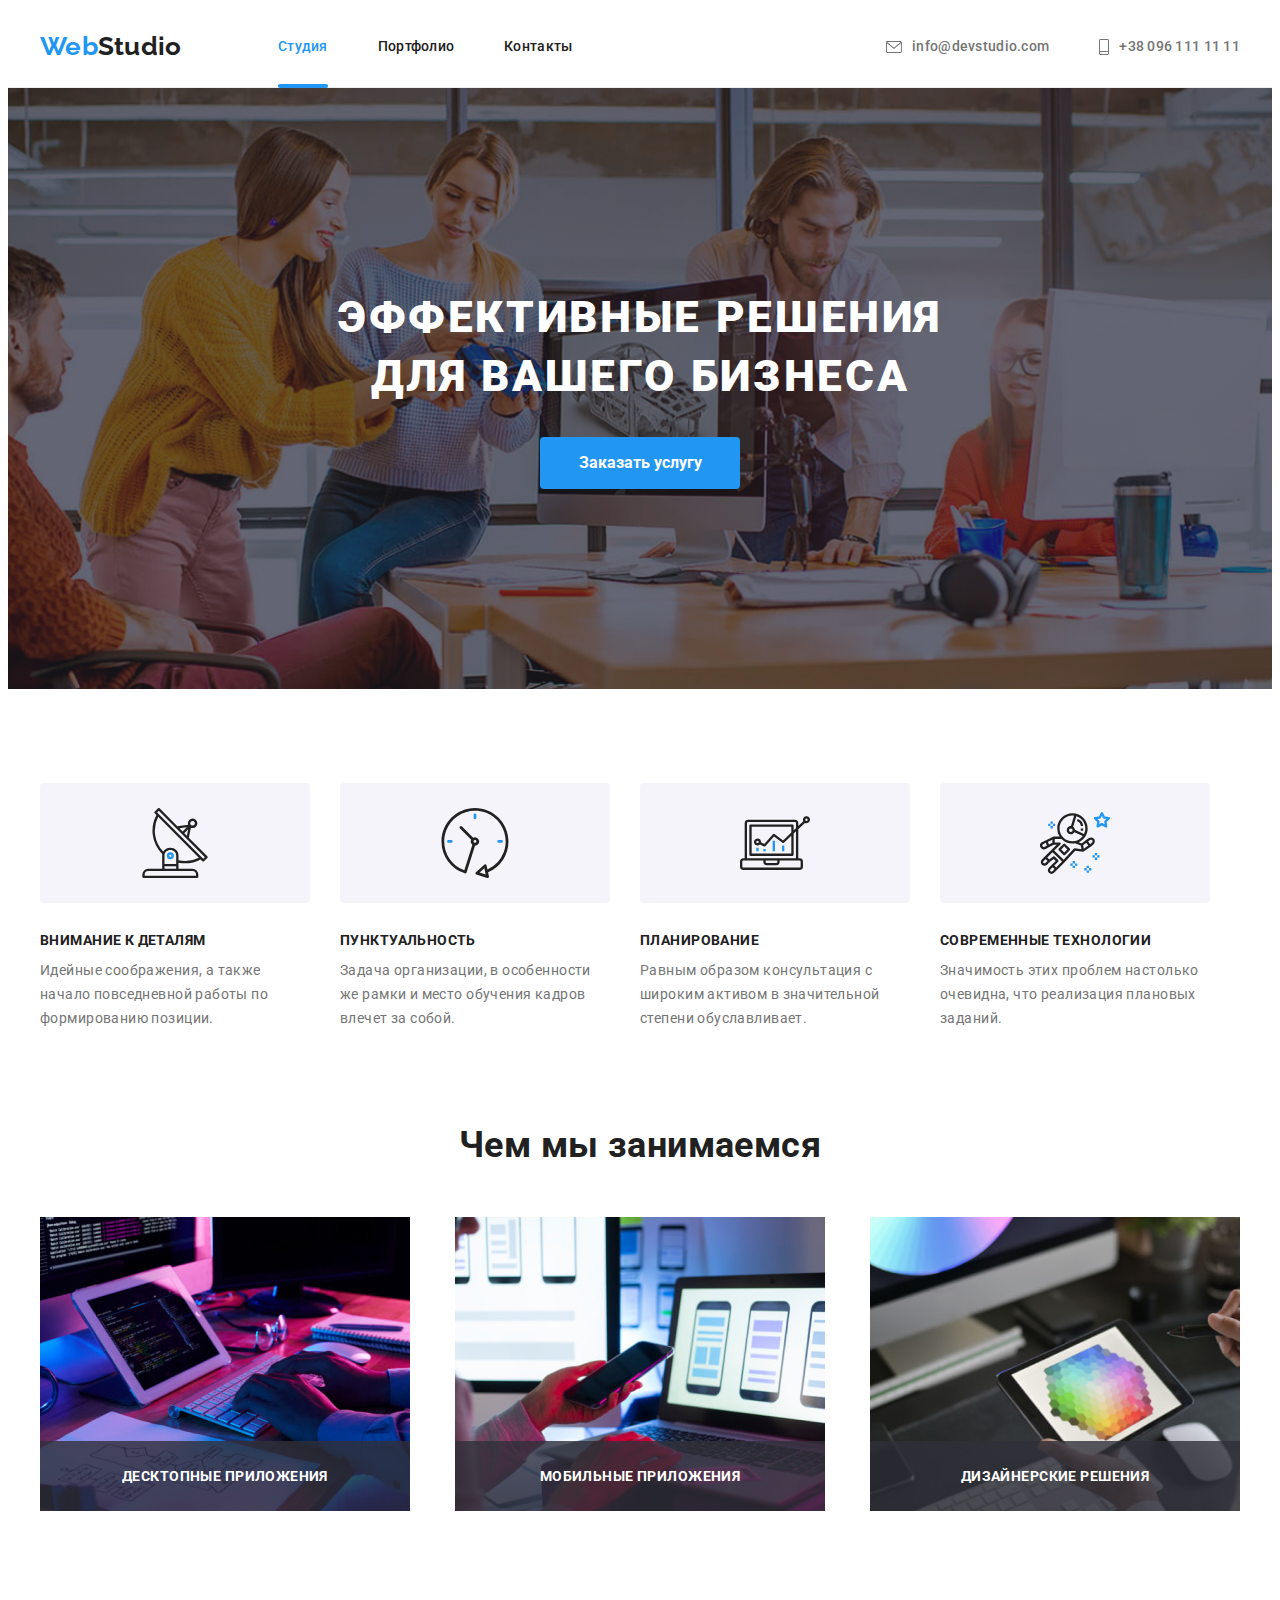
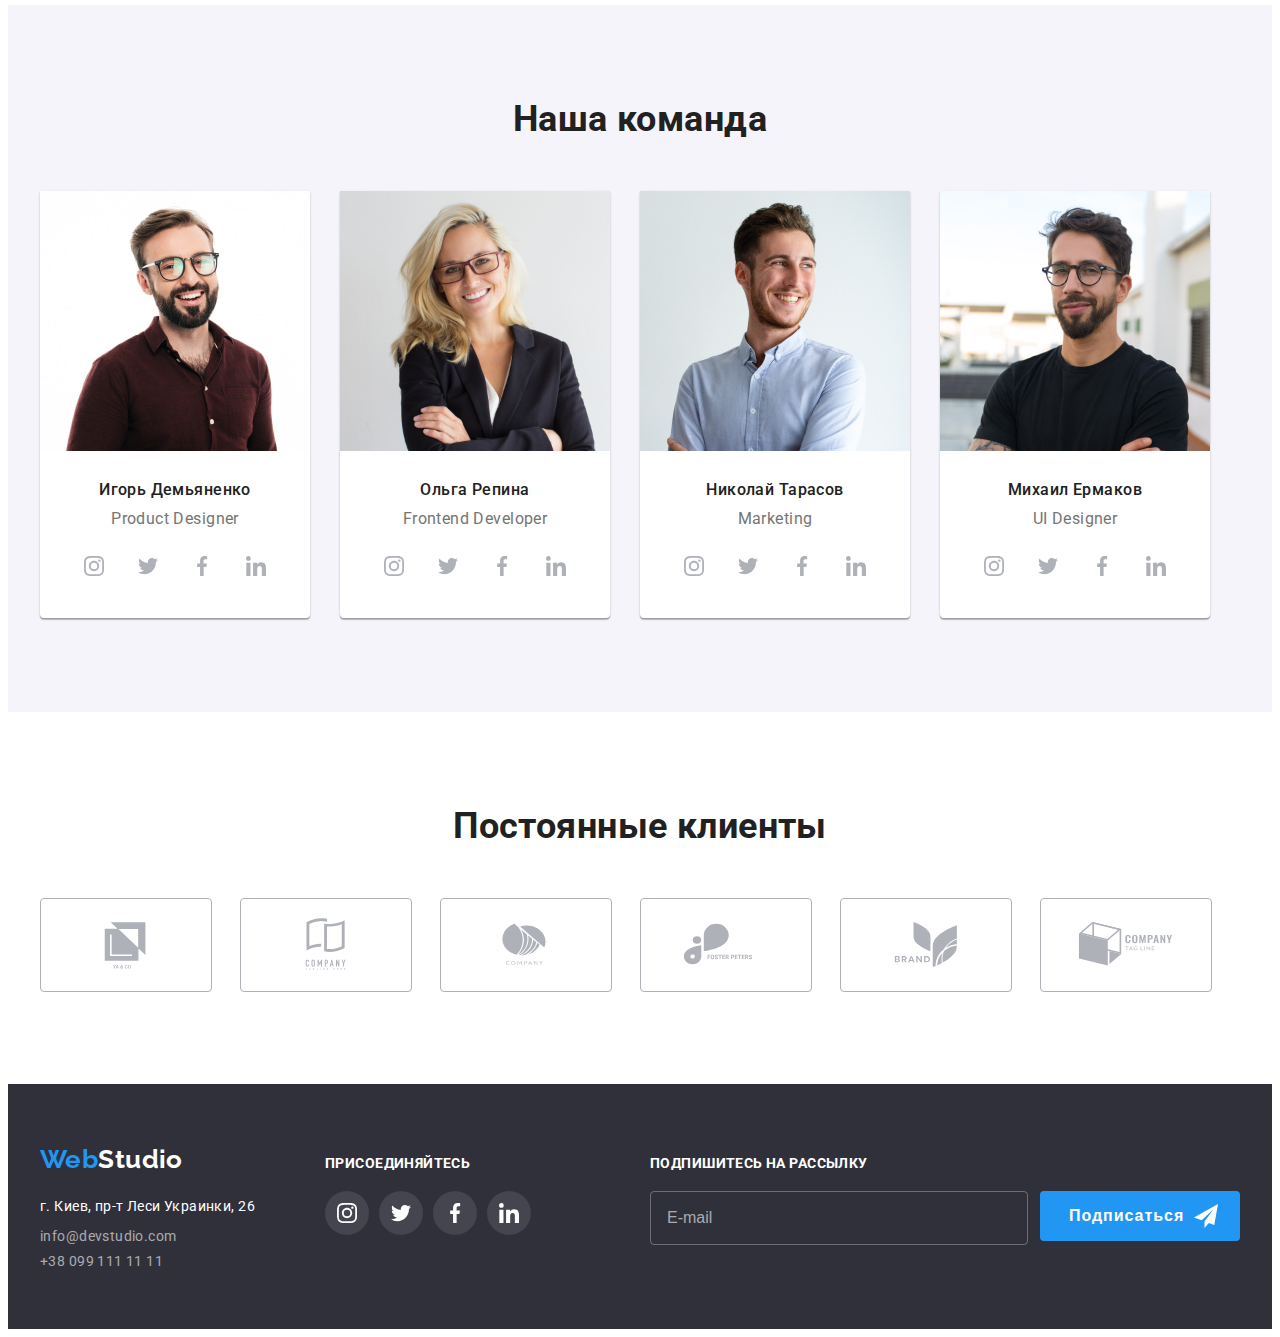
<file: index.html>
<!DOCTYPE html>
<html lang="ru">
<head>
    <meta charset="UTF-8">
    <meta http-equiv="X-UA-Compatible" content="IE=edge">
    <meta name="viewport" content="width=device-width, initial-scale=1.0">
    <title>Stydio</title>
    <link rel="preconnect" href="https://fonts.googleapis.com">
    <link rel="preconnect" href="https://fonts.gstatic.com" crossorigin>
    <link href="https://fonts.googleapis.com/css2?family=Raleway:wght@700&family=Roboto:wght@400;500;700;900&display=swap"
        rel="stylesheet">
        <link rel="stylesheet" href="https://cdnjs.cloudflare.com/ajax/libs/modern-normalize/1.1.0/modern-normalize.min.css" integrity="sha512-wpPYUAdjBVSE4KJnH1VR1HeZfpl1ub8YT/NKx4PuQ5NmX2tKuGu6U/JRp5y+Y8XG2tV+wKQpNHVUX03MfMFn9Q==" crossorigin="anonymous" referrerpolicy="no-referrer" />
    <link rel="stylesheet" href="./css/main.min.css">
</head>
<body>
    <!--шапка-->
    <header class="head">
        <div class="container head__container">
        <a  class="logo" href="./index.html">
            <span class="logo__first">Web</span>Studio
       </a>
        <nav class="navi">
            <ul class="navi__list">
                <li class="navi__links "><a href="./index.html" class="navi__link is-active">Студия</a></li>
                <li class="navi__links"><a href="./portfolio.html" class="navi__link">Портфолио</a></li>  
                <li class="navi__links"><a href="" class="navi__link">Контакты</a></li>
            </ul>
        </nav>
        
        <ul class="contact head__contact">
            <li class="contact__item">
                <a class="contact__link" href="mailto:info@devstudio.com" >
                <svg class="contact__icon-envelope" width="16" height="12">
                    <use href="./images/icons.svg#icon-envelope"></use>
                </svg>
                info@devstudio.com </a> 
            </li>
            <li class="contact__item">
                <a class="contact__link" href="tel:+380961111111" >
                    <svg class="contact__icon-envelope" width="10" height="16">
                        <use href="./images/icons.svg#icon-smartphone"></use>
                </svg>
                +38 096 111 11 11 </a>
            </li>
        </ul>
    
    </div>
    </header>
    <main class="main">

    <!--заказ услуги-->
    
    <section class="hero">
        <div class="container hero__container">
        <h1 class="hero__title">Эффективные решения для вашего бизнеса</h1>
        <button data-modal-open class="hero__button" type="button"> Заказать услугу </button>
        <div class="backdrop is-hidden" data-modal>
            <div class="modal">
              <p class="modal-title">Оставьте свои данные, мы вам перезвоним</p>
              <form class="modal-form">
                      <label class="form-field">
                          <span class="label-text">Имя</span>
                      <input 
                      type="text" 
                      class="form-input" 
                      name="enter-name"
                      autofocus>
                        <svg class="modal-icon" width="18" height="18">
                          <use href="./images/icons.svg#icon-person"></use>
                      </svg>
                    </label>
                  
                    <label class="form-field">
                        <span class="label-text">Телефон</span>
                    <input 
                    type="tel" 
                    class="form-input" 
                     name="enter-tel">
                    
                    <svg class="modal-icon" width="18" height="18">
                        <use href="./images/icons.svg#icon-phone"></use>
                    </svg>
                    </label>
                
                    <label class="form-field">
                        <span class="label-text">Почта</span>
                    <input 
                    type="email" 
                    class="form-input" 
                    name="enter-email">
                    <svg class="modal-icon" width="18" height="18">
                        <use href="./images/icons.svg#icon-blackmail"></use>
                    </svg>
                    </label>
                
                 
                    <label class="form-field last">
                        <span class="label-text">Коментарий </span>
                        <textarea 
                        class="field-textarea"
                        name="field-textarea"  
                        cols="30" 
                        rows="10"
                        placeholder="Введите текст"></textarea>
                    </label>

                   
                    

                    <label class="checkbox">
                    <input 
                    type="checkbox" 
                    class="checkbox__modal">
                    <span class="checkbox__span">
                        <svg class="checkbox__icon" width="16" height="15">
                            <use href="./images/icons.svg#icon-check"></use>
                        </svg>
                    </span>
                    <p class="checkbox__text">
                    Соглашаюсь с рассылкой и принимаю  
                    <a class="checkbox__link" href="">Условия договора</a>
                    </p>
                    </label>
                   
                
              <button type="submit" class="form-button-submit">Отправить</button>
              </form>
              <button data-modal-close class="close">&#10005;
              </button>
        </div>
        </div>
        </div>
    </section>
    

    <!--достоинства-->

    
       <section class="hang section">
        <div class="container">
        <h2 class="hang-title">достоинства</h2>
        <ul class="hang-list">
            <li class="hang-list__item">
                <div class="hang-list__container">
                <svg width ="70" height ="70">
                    <use href="./images/icons.svg#icon-vector1"></use>
                </svg>
                </div>   
                <h3 class="hang-list__subtitle">Внимание к деталям</h3>
                <p class="hang-list__text">Идейные соображения, а также начало повседневной работы по формированию позиции.</p>
            </li>
            <li class="hang-list__item">
                <div class="hang-list__container">
                <svg width ="70" height ="70">
                    <use href="./images/icons.svg#icon-vector2"></use>
                </svg>
                </div>  
                <h3 class="hang-list__subtitle">Пунктуальность</h3>
                <p class="hang-list__text">Задача организации, в особенности же рамки и место обучения кадров влечет за собой.</p>
            </li>
            <li class="hang-list__item">
                <div class="hang-list__container">
                <svg width ="70" height ="70">
                    <use href="./images/icons.svg#icon-vector3"></use>
                </svg>
                </div>  
                <h3 class="hang-list__subtitle">Планирование</h3>
                <p class="hang-list__text">Равным образом консультация с широким активом в значительной степени обуславливает.</p>
            </li>
            <li class="hang-list__item">
                <div class="hang-list__container">
                <svg width ="70" height ="70">
                    <use href="./images/icons.svg#icon-vector4"></use>
                </svg>
                </div>  
                <h3 class="hang-list__subtitle">Современные технологии</h3>
                <p class="hang-list__text">Значимость этих проблем настолько очевидна, что реализация плановых заданий.</p>
            </li>
        </ul>
    </div>
    </section>
    

    <!-- чем мы занимаемся -->
 
        <section class="product section">
            <div class="container product__container">
            <h2 class="product__title">Чем мы занимаемся</h2>
            <ul class="product__list">
            <li class="product__item">
                <img src="./images/img.jpg" alt="работа за компьютером" Width="370" Height="294" class="product__item-img"
                >
                <div class="product__description"><p class="product__text">Десктопные приложения</p></div>
            </li>
            <li class="product__item">
                <img src="./images/img-1.jpg" alt="работа на телефоне" Width="370" Height="294" class="product__item-img">
                <div class="product__description"><p class="product__text">Мобильные приложения</p></div>
            </li>
            <li class="product__item">
                <img src="./images/img-2.jpg" alt="работа на планшете" Width="370" Height="294" class="product__item-img">
                <div class="product__description"><p class="product__text">Дизайнерские решения</p></div>
            </li>
        </ul>
    </div>
    </section>

    <!--команда-->

    <section class="team section"> 
        <div class="container">
        <h2 class="team-title">Наша команда</h2>
        <ul class="team-list list">
            <li class="team-list__item">
                <img src="./images/img-3.jpg" alt="фото члена команды" Width="270" Height="260" class="team-list__photo">
                <div class="team-list__container">
                <h3 class="team-list__name">Игорь Демьяненко</h3>
                <p class="team-list__major">Product Designer</p>
                <ul class="team-links ">
                    <li class="team-links-item">
                        <a href="" class="team-link">
                            <svg class="team-icon" width="20" height="20">
                                <use href="images/icons.svg#icon-instagram"></use>
                            </svg>
                        </a>
                    </li>
                    <li class="team-links-item">
                        <a href="" class="team-link">
                            <svg class="team-icon" width="20" height="20">
                                <use href="images/icons.svg#icon-twitter"></use>
                            </svg>
                        </a>
                    </li>
                    <li class="team-links-item">
                        <a href="" class="team-link">
                            <svg class="team-icon" width="20" height="20">
                                <use href="images/icons.svg#icon-facebook"></use>
                            </svg>
                        </a>
                    </li>
                    <li class="team-links-item">
                        <a href="" class="team-link">
                            <svg class="team-icon" width="20" height="20">
                                <use href="images/icons.svg#icon-linkedin"></use>
                            </svg>
                        </a>
                    </li>
                </ul>
                
            </div>
            </li>
            <li class="team-list__item">
                <img src="./images/img-7.jpg" alt="фото члена команды" Width="270" Height="260" class="team-list__photo">
                <div class="team-list__container">
                <h3 class="team-list__name">Ольга Репина</h3>
                <p class="team-list__major">Frontend Developer</p>
                <ul class="team-links">
                                <li class="team-links-item">
                                    <a href="" class="team-link">
                                        <svg class="team-icon" width="20" height="20">
                                            <use href="images/icons.svg#icon-instagram"></use>
                                        </svg>
                                    </a>
                                </li>
                                <li class="team-links-item">
                                    <a href="" class="team-link">
                                        <svg class="team-icon" width="20" height="20">
                                            <use href="images/icons.svg#icon-twitter"></use>
                                        </svg>
                                    </a>
                                </li>
                                <li class="team-links-item">
                                    <a href="" class="team-link">
                                        <svg class="team-icon" width="20" height="20">
                                            <use href="images/icons.svg#icon-facebook"></use>
                                        </svg>
                                    </a>
                                </li>
                                <li class="team-links-item">
                                    <a href="" class="team-link">
                                        <svg class="team-icon" width="20" height="20">
                                            <use href="images/icons.svg#icon-linkedin"></use>
                                        </svg>
                                    </a>
                                </li>
                            </ul>
                
            </div>
            </li>
            <li class="team-list__item">
                <img src="./images/img-4.jpg" alt="фото члена команды" Width="270" Height="260" class="team-list__photo">
                <div class="team-list__container">
                <h3 class="team-list__name">Николай Тарасов</h3>
                <p class="team-list__major">Marketing</p>
                <ul class="team-links">
                                <li class="team-links-item">
                                    <a href="" class="team-link">
                                        <svg class="team-icon" width="20" height="20">
                                            <use href="images/icons.svg#icon-instagram"></use>
                                        </svg>
                                    </a>
                                </li>
                                <li class="team-links-item">
                                    <a href="" class="team-link">
                                        <svg class="team-icon" width="20" height="20">
                                            <use href="images/icons.svg#icon-twitter"></use>
                                        </svg>
                                    </a>
                                </li>
                                <li class="team-links-item">
                                    <a href="" class="team-link">
                                        <svg class="team-icon" width="20" height="20">
                                            <use href="images/icons.svg#icon-facebook"></use>
                                        </svg>
                                    </a>
                                </li>
                                <li class="team-links-item">
                                    <a href="" class="team-link">
                                        <svg class="team-icon" width="20" height="20">
                                            <use href="images/icons.svg#icon-linkedin"></use>
                                        </svg>
                                    </a>
                                </li>
                            </ul>
                
            </div>
             </li>
            <li class="team-list__item">
                <img src="./images/img-5.jpg" alt="фото члена команды" Width="270" Height="260" class="team-list__photo">
                <div class="team-list__container">
                <h3 class="team-list__name">Михаил Ермаков</h3>
                <p class="team-list__major">UI Designer</p>
                <ul class="team-links">
                                <li class="team-links-item">
                                    <a href="" class="team-link">
                                        <svg class="team-icon" width="20" height="20">
                                            <use href="images/icons.svg#icon-instagram"></use>
                                        </svg>
                                    </a>
                                </li>
                                <li class="team-links-item">
                                    <a href="" class="team-link">
                                        <svg class="team-icon" width="20" height="20">
                                            <use href="images/icons.svg#icon-twitter"></use>
                                        </svg>
                                    </a>
                                </li>
                                <li class="team-links-item">
                                    <a href="" class="team-link">
                                        <svg class="team-icon" width="20" height="20">
                                            <use href="images/icons.svg#icon-facebook"></use>
                                        </svg>
                                    </a>
                                </li>
                                <li class="team-links-item">
                                    <a href="" class="team-link">
                                        <svg class="team-icon" width="20" height="20">
                                            <use href="images/icons.svg#icon-linkedin"></use>
                                        </svg>
                                    </a>
                                </li>
                            </ul>
                
            </div>
            </li>
        </ul>
    </div>
    </section>

<!--клиенты-->

    <section class = "section">
        <div class="container">
            <h2 class = "clients-title">Постоянные клиенты</h2>
            <ul class = "clients-icon-list">
                <li class = "item">
                    <a class="client-link" href="">
                    <svg width = "106" height = "60">
                        <use href="images/icons.svg#icon-logo1"></use>
                    </svg>
                    </a>
                </li>
                <li class = "item">
                    <a class="client-link" href="">
                    <svg width = "106" height = "60">
                        <use href = "./images/icons.svg#icon-logo2"></use>
                    </svg>
                    </a>
                </li>
                <li class = "item">
                    <a class="client-link" href="">
                    <svg width = "106" height = "60">
                        <use href = "./images/icons.svg#icon-logo3"></use>
                    </svg>
                    </a>
                </li>
                <li class = "item">
                    <a class="client-link" href="">
                    <svg width = "106" height = "60">
                        <use href = "./images/icons.svg#icon-logo4"></use>
                    </svg>
                    </a>
                </li>
                <li class = "item">
                    <a class="client-link" href="">
                    <svg width = "106" height = "60">
                        <use href = "./images/icons.svg#icon-logo5"></use>
                    </svg>
                    </a>
                </li>
                <li class = "item">
                    <a class="client-link" href="">
                    <svg width = "106" height = "60">
                        <use href = "./images/icons.svg#icon-logo6"></use>
                    </svg>
                    </a>
                </li>
            </ul>
        </div>
    </section>

</main>

<!--контакты--> 

<footer class="footer">
    <div class="container footer-container">
        <div class = "address-box">
      <a href="./index.html" class="footer-logo"><span class="footer-logo-first-part">Web</span><span class="footer-logo-second-part">Studio</span></a>
      <address class="address">
        <ul class="address-list">
            <li class="address-item"><a href="" class="footer-address-link">г. Киев, пр-т Леси Украинки, 26</a></li>
            <li class="address-item"><a href="mailto" class="footer-mail-link">info@devstudio.com</a></li>
            <li class="address-item"><a href="tel:+380991111111" class="footer-tel-link">+38 099 111 11 11</a></li>
        </ul>
      </address>
</div>
<div class = "icons-box">
    <p class = "footer-icons-title">присоединяйтесь</p>
    <ul class="footer-icons-list">
        <li class="footer-item">
            <a href="" class="footer-icon-link">
                <svg class="footer-icon" width="20" height="20">
                    <use href="./images/icons.svg#icon-instagram"></use>
                </svg>
            </a>
        </li>
        <li class="footer-item">
            <a href="" class="footer-icon-link">
                <svg class="footer-icon" width="20" height="20">
                    <use href="./images/icons.svg#icon-twitter"></use>
                </svg>
            </a>
        </li>
        <li class="footer-item">
            <a href="" class="footer-icon-link">
                <svg class="footer-icon" width="20" height="20">
                    <use href="./images/icons.svg#icon-facebook"></use>
                </svg>
            </a>
        </li>
        <li class="footer-item">
            <a href="" class="footer-icon-link">
                <svg class="footer-icon" width="20" height="20">
                    <use href="./images/icons.svg#icon-linkedin"></use>
                </svg>
            </a>
        </li>
    </ul>
</div>
<div class="footer-mailing">
<p class = "footer-icons-title">Подпишитесь на рассылку</p>
<form class="mailing-container" >
    <label for = "mailing-email" class = "footer-icons-title">
         <input class="footer-input" type="email" name = "mailing-mail" id="mailing-email" autocomplete="email"  placeholder="E-mail" required>
    </label>
        <button type = "submit" class = "mailing-submit-button">
            Подписаться
            <span class="footer-mailing-icon">
                <svg class="mailing-icon" width="24" height="24">
                    <use href="images/icons.svg#icon-send"></use>
                </svg>
            </span>
        </button>
</form>
</div>
</div> 
</footer>
<script src="./js/modal.js"></script>
</body>
</html>
</file>
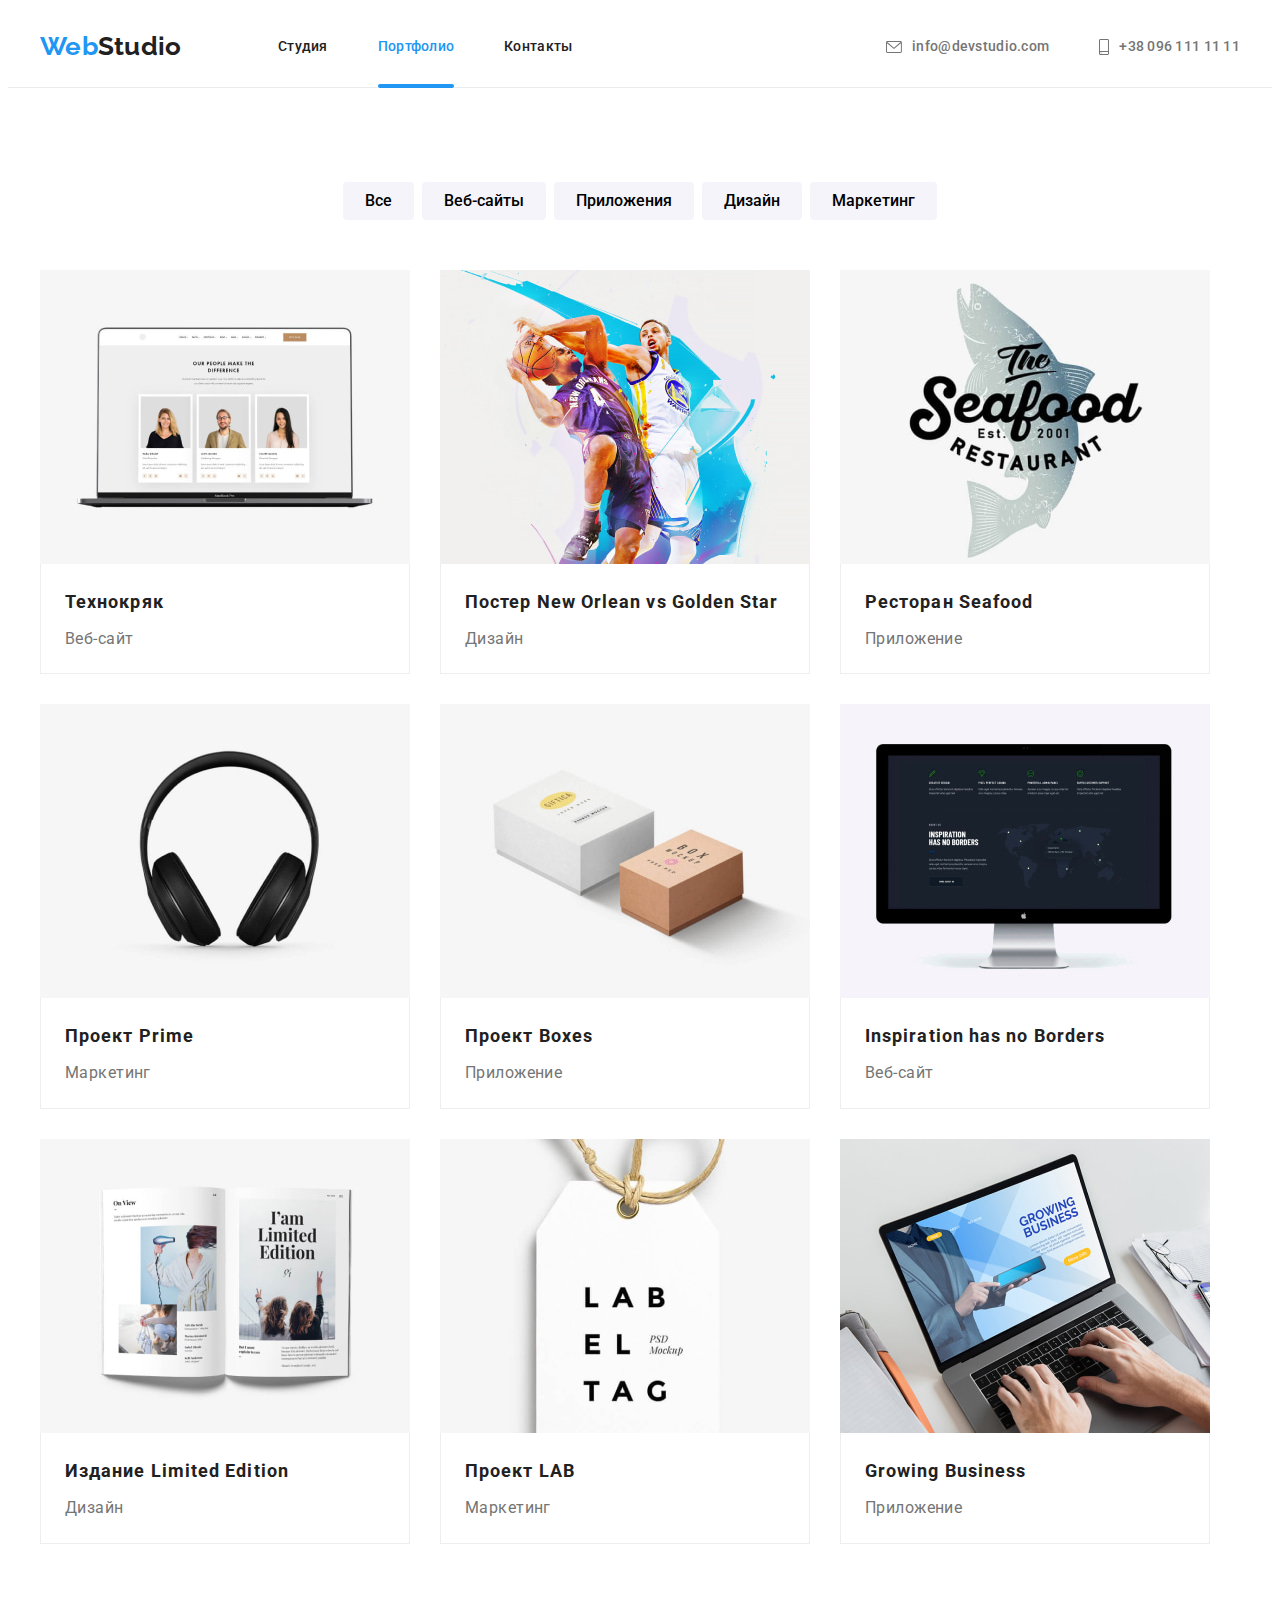
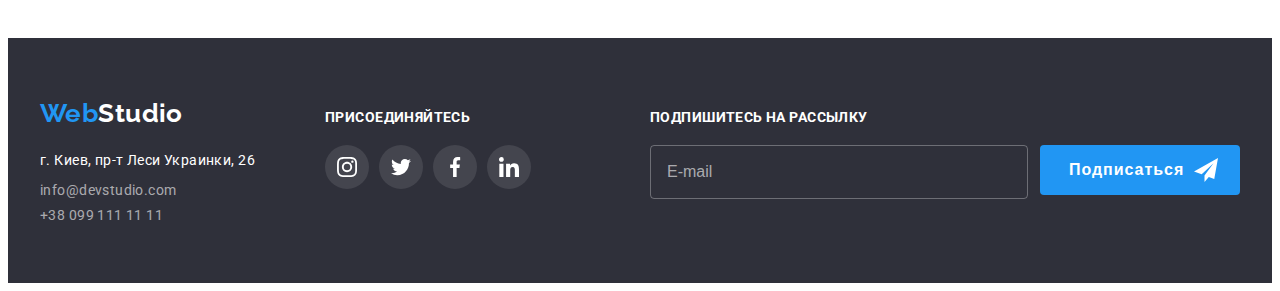
<file: portfolio.html>
<!DOCTYPE html>
<html lang="ru">
<head>
    <meta charset="UTF-8">
    <meta http-equiv="X-UA-Compatible" content="IE=edge">
    <meta name="viewport" content="width=device-width, initial-scale=1.0">
    <title>Портфолио</title>
    <link rel="preconnect" href="https://fonts.googleapis.com">
    <link rel="preconnect" href="https://fonts.gstatic.com" crossorigin>
    <link href="https://fonts.googleapis.com/css2?family=Raleway:wght@700&family=Roboto:wght@400;500;700;900&display=swap"
        rel="stylesheet">
        <link rel="stylesheet" href="https://cdnjs.cloudflare.com/ajax/libs/modern-normalize/1.1.0/modern-normalize.min.css" integrity="sha512-wpPYUAdjBVSE4KJnH1VR1HeZfpl1ub8YT/NKx4PuQ5NmX2tKuGu6U/JRp5y+Y8XG2tV+wKQpNHVUX03MfMFn9Q==" crossorigin="anonymous" referrerpolicy="no-referrer" />
    <link rel="stylesheet" href="./css/main.min.css">
</head>
<body class="body">
    <!--Шапка-->
        <header class="head">
            <div class="container head__container">
                <a class="logo" href="./index.html">
                    <span class="logo__first">Web</span>Studio
                </a>

                <nav class="navi">
                    <ul class="navi__list">
                        <li class="navi__links "><a href="./index.html" class="navi__link">Студия</a></li>
                        <li class="navi__links"><a href="./portfolio.html" class="navi__link is-active">Портфолио</a></li>
                        <li class="navi__links"><a href="" class="navi__link">Контакты</a></li>
                    </ul>
                </nav>
        
                <ul class="contact">
                    <li class="contact__item">
                        <a class="contact__link" href="mailto:info@devstudio.com">
                            <svg class="contact__icon-envelope" width="16" height="12">
                                <use href="./images/icons.svg#icon-envelope"></use>
                            </svg>
                            info@devstudio.com </a>
                    </li>
                    <li class="contact__item">
                        <a class="contact__link" href="tel:+380961111111">
                            <svg class="contact__icon-envelope" width="10" height="16">
                                <use href="./images/icons.svg#icon-smartphone"></use>
                            </svg>
                            +38 096 111 11 11 </a>
                    </li>
                </ul>
        
            </div>
        </header>
    <!-- классификация работ-->
    <section class="pages section">
        <div class="container pages-container">
        <h1  class="page-title">Портфолио</h1>
        <ul class="page-list">
            <li class="page-filters-item"><button type="button" class="page-filters-btn">Все</button></li>
            <li class="page-filters-item"><button type="button" class="page-filters-btn">Веб-сайты</button></li>
            <li class="page-filters-item"><button type="button" class="page-filters-btn">Приложения</button></li>
            <li class="page-filters-item"><button type="button" class="page-filters-btn">Дизайн</button></li>
            <li class="page-filters-item"><button type="button" class="page-filters-btn">Маркетинг</button></li>
        </ul>
    
    <!--примеры работ-->

  <ul class="pages">
      <li class="page-list-item">
          <a href="" class="page-item-link">
              <div class="page-overlay">
              <img src="./images/portfolio/img.jpg" alt="фото сайта" width="370" height="294" class="page-item-img">
              <div class="overlay">
                <p class="overlay-text">
                    Ресурс предлагает комплексные предложения с разным уровнем функционала и сервисов. Все это
                    позволит
                    посетителю получить
                    исчерпывающие сведения о компании или частном лице.
                  
             </div>
              </div>
              <div class="card-container">
                  <h2 class="page-subtitle">Технокряк</h2>
                  <p class="page-text">Веб-сайт</p>
                </div>
          </a>
      </li>
      <li class="page-list-item">
          <a href="" class="page-item-link">
              <div class="page-overlay">
              <img src="./images/portfolio/img-1.jpg" alt="фото постера" width="370" height="294" class="page-item-img">
              <div class="overlay">
                <p class="overlay-text">
                    Ресурс предлагает комплексные предложения с разным уровнем функционала и сервисов. Все это
                    позволит
                    посетителю получить
                    исчерпывающие сведения о компании или частном лице.
                  
              </div>
              </div>
                <div class="card-container">
                  <h2 class="page-subtitle">Постер New Orlean vs Golden Star</h2>
                  <p class="page-text">Дизайн</p>
                </div>
          </a>
      </li>
      <li class="page-list-item">
          <a href="" class="page-item-link">
              <div class="page-overlay">
              <img src="./images/portfolio/img-2.jpg" alt="логотип ресторана" width="370" height="294" class="page-item-img">
              <div class="overlay">
                <p class="overlay-text">
                    Ресурс предлагает комплексные предложения с разным уровнем функционала и сервисов. Все это
                    позволит
                    посетителю получить
                    исчерпывающие сведения о компании или частном лице.
                  
              </div>
              </div>
                  <div class="card-container">
                    <h2 class="page-subtitle">Ресторан Seafood</h2>
                    <p class="page-text">Приложение</p>
                  </div>
          </a>
      </li>
      <li class="page-list-item">
          <a href="" class="page-item-link">
              <div class="page-overlay">
              <img src="./images/portfolio/img-3.jpg" alt="наушники" width="370" height="294" class="page-item-img">
              <div class="overlay">
                <p class="overlay-text">
                    Ресурс предлагает комплексные предложения с разным уровнем функционала и сервисов. Все это
                    позволит
                    посетителю получить
                    исчерпывающие сведения о компании или частном лице.
                  
              </div>
              </div>
                  <div class="card-container">
                    <h2 class="page-subtitle">Проект Prime</h2>
                    <p class="page-text">Маркетинг</p>
                  </div>  
              
          </a>
      </li>
      <li class="page-list-item">
          <a href="" class="page-item-link">
              <div class="page-overlay">
              <img src="./images/portfolio/img-4.jpg" alt="фото коробок" width="370" height="294" class="page-item-img">
              <div class="overlay">
                <p class="overlay-text">
                    Ресурс предлагает комплексные предложения с разным уровнем функционала и сервисов. Все это
                    позволит
                    посетителю получить
                    исчерпывающие сведения о компании или частном лице.
                  
              </div>
              </div>
                  <div class="card-container">
                    <h2 class="page-subtitle">Проект Boxes</h2>
                    <p class="page-text">Приложение</p>
                  </div>
          </a>
      </li>
      <li class="page-list-item">
          <a href="" class="page-item-link">
              <div class="page-overlay">
              <img src="./images/portfolio/img-5.jpg" alt="фото сайта" width="370" height="294" class="page-item-img">
              <div class="overlay">
                <p class="overlay-text">
                    Ресурс предлагает комплексные предложения с разным уровнем функционала и сервисов. Все это
                    позволит
                    посетителю получить
                    исчерпывающие сведения о компании или частном лице.
                  
              </div>
              </div>
                  <div class="card-container">
                     <h2  class="page-subtitle">Inspiration has no Borders</h2>
                     <p class="page-text">Веб-сайт</p>
                  </div>
              
          </a>
      </li>
      <li class="page-list-item">
          <a href="" class="page-item-link">
              <div class="page-overlay">
              <img src="./images/portfolio/img-6.jpg" alt="фото журнала" width="370" height="294" class="page-item-img">
              <div class="overlay">
                <p class="overlay-text">
                    Ресурс предлагает комплексные предложения с разным уровнем функционала и сервисов. Все это
                    позволит
                    посетителю получить
                    исчерпывающие сведения о компании или частном лице.
                  
            </div>
              </div>
                  <div class="card-container">
                    <h2 class="page-subtitle">Издание Limited Edition</h2>
                    <p class="page-text">Дизайн</p>
                  </div>
              
          </a>
      </li>
      <li class="page-list-item">
          <a href="" class="page-item-link">
              <div class="page-overlay">
              <img src="./images/portfolio/img-7.jpg" alt="лейбл" width="370" height="294" class="page-item-img">
              <div class="overlay">
                <p class="overlay-text">
                    Ресурс предлагает комплексные предложения с разным уровнем функционала и сервисов. Все это
                    позволит
                    посетителю получить
                    исчерпывающие сведения о компании или частном лице.
                  
              </div>
              </div>
                  <div class="card-container">
                    <h2 class="page-subtitle">Проект LAB</h2>
                    <p class="page-text">Маркетинг</p>
                  </div>
              
          </a>
      </li>
      <li class="page-list-item">
          <a href="" class="page-item-link">
              <div class="page-overlay">
              <img src="./images/portfolio/img-8.jpg" alt=" фото приложения" width="370" height="294" class="page-item-img">
              <div class="overlay">
                <p class="overlay-text">
                    Ресурс предлагает комплексные предложения с разным уровнем функционала и сервисов. Все это
                    позволит
                    посетителю получить
                    исчерпывающие сведения о компании или частном лице.
                  
              </div>
              </div>
                  <div class="card-container">
                    <h2  class="page-subtitle">Growing Business</h2>
                    <p class="page-text">Приложение</p>
                  </div>
              
          </a>
      </li>
  </ul>
</div>
</section>

    <!---->

    <footer class="footer">
        <div class="container footer-container">
            <div class = "address-box">
          <a href="./index.html" class="footer-logo"><span class="footer-logo-first-part">Web</span><span class="footer-logo-second-part">Studio</span></a>
          <address class="address">
            <ul class="address-list">
                <li class="address-item"><a href="" class="footer-address-link">г. Киев, пр-т Леси Украинки, 26</a></li>
                <li class="address-item"><a href="mailto" class="footer-mail-link">info@devstudio.com</a></li>
                <li class="address-item"><a href="tel:+380991111111" class="footer-tel-link">+38 099 111 11 11</a></li>
            </ul>
          </address>
    </div>
    <div class = "icons-box">
        <p class = "footer-icons-title">присоединяйтесь</p>
        <ul class="footer-icons-list">
            <li class="footer-item">
                <a href="" class="footer-icon-link">
                    <svg class="footer-icon" width="20" height="20">
                        <use href="./images/icons.svg#icon-instagram"></use>
                    </svg>
                </a>
            </li>
            <li class="footer-item">
                <a href="" class="footer-icon-link">
                    <svg class="footer-icon" width="20" height="20">
                        <use href="./images/icons.svg#icon-twitter"></use>
                    </svg>
                </a>
            </li>
            <li class="footer-item">
                <a href="" class="footer-icon-link">
                    <svg class="footer-icon" width="20" height="20">
                        <use href="./images/icons.svg#icon-facebook"></use>
                    </svg>
                </a>
            </li>
            <li class="footer-item">
                <a href="" class="footer-icon-link">
                    <svg class="footer-icon" width="20" height="20">
                        <use href="./images/icons.svg#icon-linkedin"></use>
                    </svg>
                </a>
            </li>
        </ul>
    </div>
   
    <div class="footer-mailing">
        <p class = "footer-icons-title">Подпишитесь на рассылку</p>
        <form class="mailing-container" >
            <label for = "mailing-email" class = "footer-icons-title">
                 <input class="footer-input" type="email" name = "mailing-mail" id="mailing-email" autocomplete="email"  placeholder="E-mail">
            </label>
                <button type = "submit" class = "mailing-submit-button">
                    Подписаться
                    <span class="footer-mailing-icon">
                        <svg class="mailing-icon" width="24" height="24">
                            <use href="images/icons.svg#icon-send"></use>
                        </svg>
                    </span>
                </button>
        </form>
    </div>
    
    </div> 
    </footer>
    </body>
    </html>
</file>
<file: css/main.min.css>
:root{--main-font: "Roboto", sans-serif;--secondary-font: "Raleway", sans-serif;--primery-text-color: #757575;--primery-white-color: #ffffff;--primery-title-color: #212121;--accent-color: #2196f3;--primery-team-color: #F5F4FA;--primery-background-color: #2F303A;--icons-gray: rgba(175, 177, 184, 1);--icons-footer: rgba(255, 255, 255, 0.1);--animation: 250ms cubic-bezier(0.4, 0, 0.2, 1)}.page-title,.hang-title{position:absolute;width:1px;height:1px;margin:-1px;border:0;padding:0;white-space:nowrap;clip-path:inset(100%);clip:rect(0 0 0 0);overflow:hidden}a{text-decoration:none}ul{list-style:none;margin:0;padding:0}h1,h2,h3,h4,p{margin:0;margin-bottom:0}body{font-family:var(--main-font);color:var(--primery-title-color);background-color:var(--primery-white-color);font-size:14px;letter-spacing:0.03em;text-decoration:none}img{display:block;max-width:100%;height:auto}.section{padding-top:94px;padding-bottom:94px}.container{width:1200px;padding-left:15px;padding-right:15px;margin-left:auto;margin-right:auto}.head{border-bottom:1px solid #ececec;font-weight:500;letter-spacing:0.02em;line-height:1.14;font-style:normal}.head__container{display:flex;align-items:center;padding-top:24px;padding-bottom:25px}.logo{margin-right:93px;min-width:145px;font-family:Raleway;font-weight:700;font-size:26px;line-height:1.14;color:var(--primery-title-color);transition:color var(--animation)}.logo__first{color:var(--accent-color)}.logo:hover,.logo:focus{color:var(--accent-color)}.navi__list{display:flex;align-items:center}.navi__list .is-active{color:var(--accent-color)}.navi__list .is-active::before{content:"";position:absolute;bottom:calc(0% - 33px);left:0px;width:100%;height:4px;background-color:var(--accent-color);border-radius:2px;display:block;pointer-events:none}.navi__links{display:flex}.navi__list .navi__links+.navi__links{margin-left:50px}.navi__link{position:relative;color:var(--primery-title-color);transition:color var(--animation)}.navi__link:focus,.navi__link:hover{color:var(--accent-color)}.contact{display:flex;align-items:center;margin-left:auto}.contact .contact__item+.contact__item{margin-left:50px}.contact__link{display:flex;color:var(--primery-text-color);align-items:center;transition:color var(--animation)}.contact__link:hover,.contact__link:focus{color:var(--accent-color)}.contact__icon-envelope{margin-right:10px;fill:currentColor}.hero{color:var(--primery-white-color);text-align:center;max-width:1600px;padding-top:200px;padding-bottom:200px;margin-left:auto;margin-right:auto;background-color:var(--primery-background-color);background-image:linear-gradient(to right, rgba(47,48,58,0.4), rgba(47,48,58,0.4)),url(../images/background-image.jpg);background-size:cover;background-position:center;background-repeat:no-repeat}.hero__title{width:696px;margin:0 auto;font-weight:900;font-size:44px;line-height:1.36;letter-spacing:0.06em;text-transform:uppercase}.hero__button{margin-top:30px;border:1px solid transparent;padding:10px 23px;border-radius:4px;min-width:200px;font-family:inherit;color:var(--primery-white-color);background-color:var(--accent-color);font-weight:700;font-size:16px;line-height:1.88;cursor:pointer;text-align:center}.backdrop{position:fixed;top:0;left:0;width:100%;height:100%;background:rgba(0,0,0,0.2);transition:var(--animation);z-index:500;color:var(--primery-text-color)}.backdrop.is-hidden{opacity:0;pointer-events:none;transition:var(--animation)}.modal{position:absolute;top:50%;left:50%;transform:translate(-50%, -50%);padding:40px;width:528px;background:var(--primery-white-color);box-shadow:0px 1px 3px rgba(0,0,0,0.12),0px 1px 1px rgba(0,0,0,0.14),0px 2px 1px rgba(0,0,0,0.2);border-radius:4px}.modal-title{margin-bottom:12px;color:var(--primery-title-color);font-weight:700;font-size:20px;text-align:center}.form-field{position:relative;display:flex;flex-direction:column;margin-bottom:10px;transition:color var(--animation)}.form-input,.field-textarea{outline:none}.form-input{padding:14px 15px 14px 42px;width:448px;height:40px;border:1px solid rgba(33,33,33,0.2);border-radius:4px;cursor:pointer;transition:border-color var(--animation)}.form-input:hover,.form-input:focus{border-color:var(--accent-color)}.form-input:focus ~ .modal-icon,.form-input:hover ~ .modal-icon{fill:var(--accent-color);color:var(--accent-color)}.field-textarea{position:relative;padding:12px 16px;width:448px;height:120px;resize:none;border:1px solid rgba(33,33,33,0.2);border-radius:4px;cursor:pointer;transition:border-color var(--animation)}.field-textarea::placeholder{font-family:inherit;font-weight:400;line-height:1.17;color:rgba(117,117,117,0.5)}.field-textarea:hover,.field-textarea:focus{border-color:var(--accent-color)}.modal-icon{position:absolute;top:32px;left:10px;fill:#212121;transition:fill var(--animation)}.label-text{margin-bottom:4px;text-align:left}.modal-field-comment{position:relative;display:flex;flex-direction:column;margin-bottom:10px;transition:color var(--animation)}.checkbox{margin-top:20px;display:flex;align-items:center;justify-content:center}.checkbox__span{position:relative;display:inline-block;margin-right:8px;width:16px;height:15px;border-radius:2px;border:2px solid var(--primery-title-color)}.checkbox__modal{position:absolute;appearance:none}.checkbox__icon{position:absolute;fill:var(--primery-white-color);top:0;left:0;width:13px;height:11px}.checkbox__text{line-height:1.72}.checkbox__link{text-decoration:underline;color:var(--accent-color)}.checkbox__modal:checked+.checkbox__span{background-color:var(--accent-color);border-color:var(--accent-color)}.form-button-submit{margin-top:30px;padding:10px 55px;font-weight:700;font-size:16px;line-height:1.88;border:none;border-radius:4px;cursor:pointer;color:var(--primery-white-color);background-color:var(--accent-color);box-shadow:0px 4px 4px rgba(0,0,0,0.15)}.close{position:absolute;top:7px;right:8px;width:30px;height:30px;font-weight:700;color:000;background:var(--primery-white-color);border:1px solid rgba(0,0,0,0.1);border-radius:50%;cursor:pointer;transition:color var(--animation)}.close:hover,.close:focus{color:var(--accent-color)}.hang-list{display:flex}.hang-list__container{display:flex;justify-content:center;align-items:center;height:120px;margin-bottom:30px;background-color:var(--primery-team-color);border-radius:4px}.hang-list__item{width:270px}.hang-list__subtitle{margin-bottom:10x;font-weight:700;font-size:14px;line-height:1.14;text-transform:uppercase}.hang-list__text{margin-top:10px;color:var(--primery-text-color);line-height:1.71}.hang-list .hang-list__item+.hang-list__item{margin-left:30px;width:270px}.product{padding-top:0}.product__title{margin-bottom:50px;font-weight:700;font-size:36px;line-height:1.16;text-align:center}.product__list{display:flex;justify-content:space-between}.product__item{position:relative}.product__description{position:absolute;display:flex;align-items:center;justify-content:center;width:100%;height:70px;bottom:0;background-color:rgba(47,48,58,0.8)}.product__text{font-weight:700;font-size:14px;line-height:1.17;text-transform:uppercase;color:var(--primery-white-color)}.product__list .product__item+.product__item{margin-left:30px}.team{background-color:var(--primery-team-color);line-height:1.18}.team-title{margin-bottom:50px;font-weight:700;font-size:36px;line-height:1.16;text-align:center}.list{display:flex}.team-list{text-align:center}.team-list__item{background-color:var(--primery-white-color);border-bottom-right-radius:4px;border-bottom-left-radius:4px;box-shadow:0px 1px 3px rgba(0,0,0,0.12),0px 1px 1px rgba(0,0,0,0.14),0px 2px 1px rgba(0,0,0,0.2)}.team-list__major{margin-bottom:16px;font-size:16px;line-height:1.18;text-align:center;color:var(--primery-text-color)}.team-list__name{margin-bottom:10px;font-weight:500;font-size:16px;line-height:1.18;text-align:center}.team-list__container{padding-top:30px;padding-bottom:30px;padding-left:32px;padding-right:32px}.team-list .team-list__item+.team-list__item{margin-left:30px}.team-links{display:flex;column-gap:10px}.team-links-item{width:44px;height:44px}.team-link{border-radius:50%;display:flex;align-items:center;justify-content:center;width:100%;height:100%;transition:background-color var(--animation),fill var(--animation)}.team-link:hover,.team-link:focus{background-color:var(--accent-color)}.team-icon{fill:var(--icons-gray)}.team-links-item:hover .team-icon,.team-links-item:focus .team-icon{fill:var(--primery-white-color)}.clients-title{margin-bottom:50px;text-align:center;font-weight:700;font-size:36px;line-height:1.16}.clients-icon-list{display:flex;column-gap:30px}.client-link{display:flex;justify-content:center;align-items:center;width:100%;height:100%;border:1px solid var(--icons-gray);border-radius:4px;fill:var(--icons-gray);transition:fill var(--animation),border var(--animation)}.client-link:hover,.client-link:focus{border-color:var(--accent-color);fill:var(--accent-color)}.item{width:170px;height:92px}.page-list{display:flex;justify-content:center;margin-bottom:50px}.page-list .page-filters-item+.page-filters-item{margin-left:8px}.page-filters-btn{padding:6px 22px;font-family:inherit;background-color:var(--primery-team-color);font-weight:500;font-size:16px;line-height:1.62;text-align:center;cursor:pointer;border-radius:4px;border:none;transition:color var(--animation),backround var(--animation),box-shadow var(--animation)}.page-filters-btn:hover,.page-filters-btn:focus{color:var(--primery-white-color);background:var(--accent-color);box-shadow:0px 3px 1px rgba(0,0,0,0.1),0px 1px 2px rgba(0,0,0,0.08),0px 2px 2px rgba(0,0,0,0.12)}.pages{display:flex;flex-wrap:wrap}.pages .page-list-item:not(:nth-child(3n)){margin-right:30px}.pages .page-list-item:not(:nth-child(n+7)){margin-bottom:30px}.card-container{padding:20px 24px;border-bottom:1px solid #eee;border-right:1px solid #eee;border-left:1px solid #eee}.card-container .page-subtitle{margin-bottom:4px;font-size:18px;line-height:2;letter-spacing:0.06em}.card-container .page-text{color:var(--primery-text-color);font-size:16px;line-height:1.87}.page-item-link{display:block;color:var(--pimery-title-color);transition:color var(--animation)}.page-item-link:hover,.page-item-link:focus{box-shadow:1px 4px 6px rgba(0,0,0,0.16),0px 4px 4px rgba(0,0,0,0.06),0px 1px 1px rgba(0,0,0,0.12)}.page-item-link:hover .pages-overlay::before,.page-item-link:focus .pages-overlay::before{transform:translateY(0);opacity:1}.page-item-link:hover .overlay,.page-item-link:focus .overlay{opacity:1;transform:translateY(0)}.page-overlay{position:relative;overflow:hidden}.page-overlay::before{position:absolute;content:'';width:100%;height:100%;opacity:0;transform:translateY(100%);transition:transform var(--animation)}.overlay{top:0;left:0;position:absolute;padding-top:63px;padding-bottom:63px;padding-right:24px;padding-left:24px;background-color:rgba(33,150,243,0.9);opacity:0;transform:translateY(100%);transition:var(--animation)}.overlay-text{font-size:18px;line-height:1.55;color:var(--primery-white-color)}.footer{background-color:var(--primery-background-color);padding-top:60px;padding-bottom:60px}.footer-container{display:flex;align-items:baseline}.footer-logo{font-family:var(--secondary-font);font-weight:700;font-size:26px;line-height:1.19;color:var(--primery-white-color);transition:color var(--animation)}.footer-logo-first-part{color:var(--accent-color)}.footer-logo:hover,.footer-logo:focus{color:var(--accent-color)}.address-list{font-style:normal;margin-top:20px}.address-item{margin-top:9px}.footer-address-link{color:var(--primery-white-color);line-height:1.71;transition:color var(--animation)}.footer-address-link:hover,.footer-address-link:focus{color:var(--accent-color)}.footer-mail-link,.footer-tel-link{color:rgba(255,255,255,0.6);transition:color var(--animation)}.footer-mail-link:hover,.footer-mail-link:focus,.footer-tel-link:hover,.footer-tel-link:focus{color:var(--accent-color)}.icons-box{margin-left:70px}.footer-icons-title{margin-bottom:20px;text-transform:uppercase;color:var(--primery-white-color);font-weight:700}.footer-icons-list{display:flex;column-gap:10px}.footer-item{width:44px;height:44px}.footer-icon-link{border-radius:50%;display:flex;background-color:var(--icons-footer);align-items:center;justify-content:center;width:100%;height:100%;transition:background-color var(--animation)}.footer-icon-link:hover,.footer-icon-link:focus{background-color:var(--accent-color)}.footer-icon{fill:var(--primery-white-color)}.footer-mailing{margin-left:auto}.mailing-container{display:flex;margin-top:20px}.footer-input{width:358px;height:50px;padding-left:16px;background-color:transparent;border:1px solid rgba(255,255,255,0.3);border-radius:4px;color:var(--primery-white-color)}.footer-input::placeholder{font-size:16px;line-height:1.25;color:rgba(255,255,255,0.6)}.mailing-submit-button{display:flex;align-items:center;width:200px;height:50px;margin-top:0;margin-left:12px;padding-left:29px;border:none;border-radius:4px;background-color:var(--accent-color);color:var(--primery-white-color);font-style:normal;font-weight:700;font-size:16px;line-height:30px;letter-spacing:0.06em;cursor:pointer}.footer-mailing-icon{display:inline-block;height:24px;margin-left:10px}.footer-mailing-icon .mailing-icon{fill:currentColor}
/*# sourceMappingURL=main.min.css.map */
</file>
